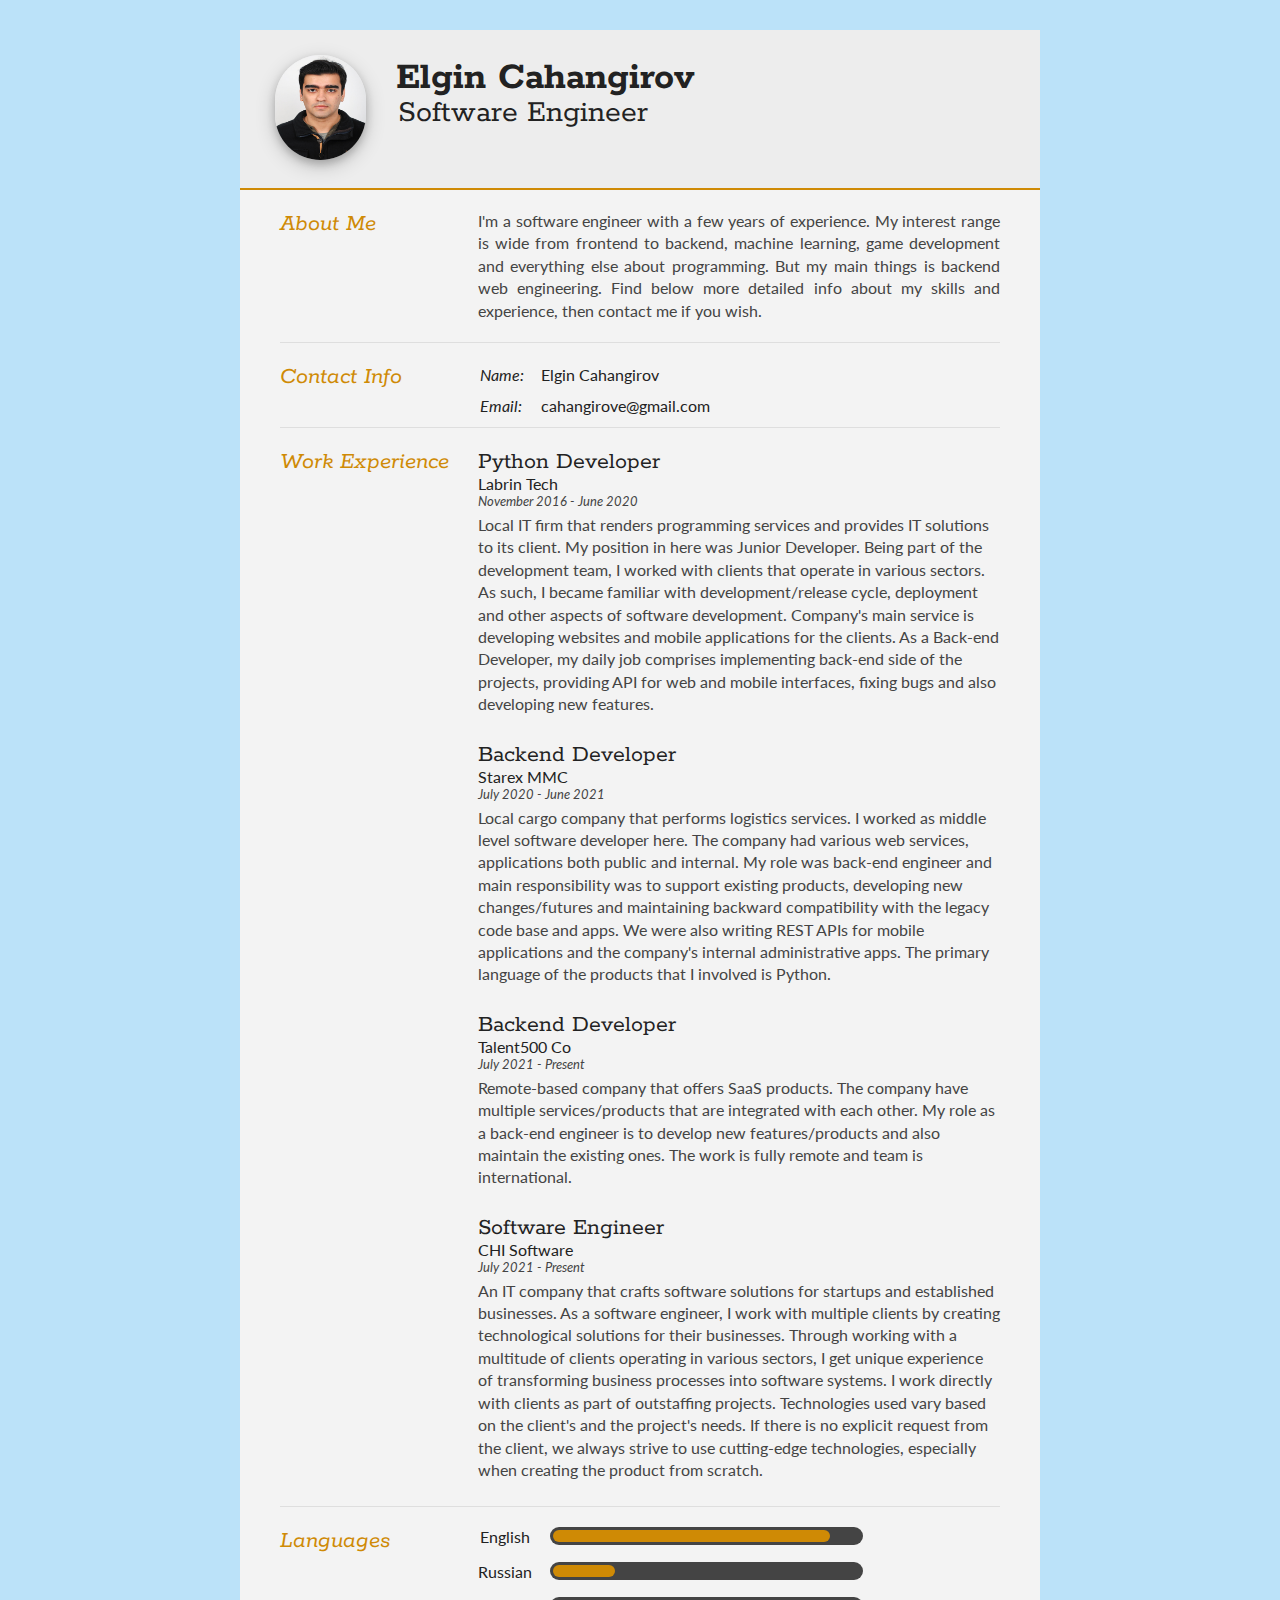
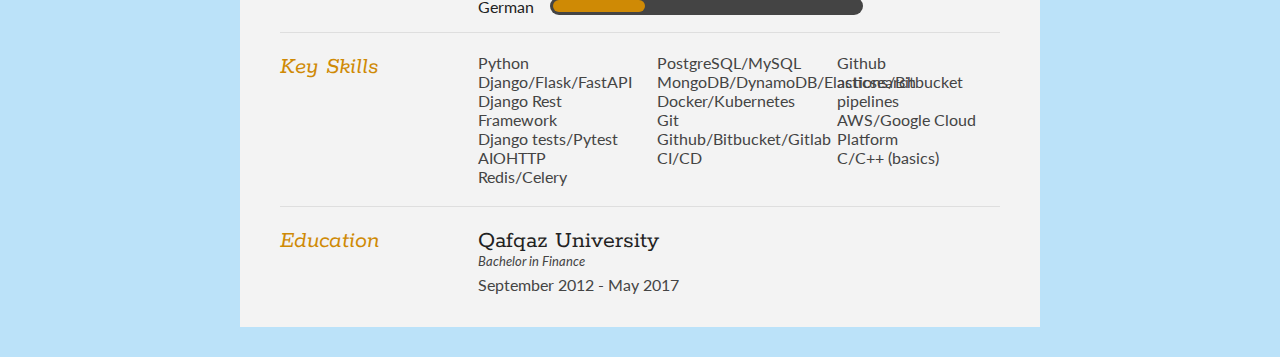
<file: index.html>
<!DOCTYPE html>
<html>
  <head>
    <title>Elgin Cahangirov</title>

    <meta name="viewport" content="width=device-width" />
    <meta name="description" content="Personal resume of Elgin Cahangirov" />
    <meta charset="UTF-8" />

    <link type="text/css" href="/style.css" rel="stylesheet" />
    <link
      href="http://fonts.googleapis.com/css?family=Rokkitt:400,700|Lato:400,300"
      rel="stylesheet"
      type="text/css"
    />
  </head>
  <body id="top">
    <div id="cv" class="instaFade">
      <div class="mainDetails">
        <div id="headshot" class="quickFade">
          <img src="/headshot.jpg" alt="Elgin Cahangirov" />
        </div>

        <div id="name">
          <h1 class="quickFade delayTwo">Elgin Cahangirov</h1>
          <h2 class="quickFade delayThree">Software Engineer</h2>
        </div>

        <div class="clear"></div>
      </div>

      <div id="mainArea" class="quickFade delayFive">
        <section>
          <article>
            <div class="sectionTitle">
              <h1>About Me</h1>
            </div>

            <div class="sectionContent">
              <p class="aboutme">
                I'm a software engineer with a few years of experience. My
                interest range is wide from frontend to backend, machine
                learning, game development and everything else about
                programming. But my main things is backend web engineering. Find
                below more detailed info about my skills and experience, then
                contact me if you wish.
              </p>
            </div>
          </article>
          <div class="clear"></div>
        </section>

        <section>
          <article>
            <div class="sectionTitle">
              <h1>Contact Info</h1>
            </div>

            <div class="sectionContent">
              <table class="langTable">
                <tr>
                  <td class="infoTitle">Name:</td>
                  <td>Elgin Cahangirov</td>
                </tr>
                <tr>
                  <td class="infoTitle">Email:</td>
                  <td>cahangirove@gmail.com</td>
                </tr>
              </table>
            </div>
          </article>
          <div class="clear"></div>
        </section>

        <section>
          <div class="sectionTitle">
            <h1>Work Experience</h1>
          </div>

          <div class="sectionContent">
            <article class="sectionJob">
              <h2>Python Developer</h2>
              <h3>Labrin Tech</h3>
              <p class="subDetails">November 2016 - June 2020</p>
              <p class="jobDesc">
                Local IT firm that renders programming services and provides IT
                solutions to its client. My position in here was Junior
                Developer. Being part of the development team, I worked with
                clients that operate in various sectors. As such, I became
                familiar with development/release cycle, deployment and other
                aspects of software development. Company's main service is
                developing websites and mobile applications for the clients. As
                a Back-end Developer, my daily job comprises implementing
                back-end side of the projects, providing API for web and mobile
                interfaces, fixing bugs and also developing new features.
              </p>
            </article>

            <article class="sectionJob">
              <h2>Backend Developer</h2>
              <h3>Starex MMC</h3>
              <p class="subDetails">July 2020 - June 2021</p>
              <p class="jobDesc">
                Local cargo company that performs logistics services. I worked
                as middle level software developer here. The company had various
                web services, applications both public and internal. My role was
                back-end engineer and main responsibility was to support
                existing products, developing new changes/futures and
                maintaining backward compatibility with the legacy code base and
                apps. We were also writing REST APIs for mobile applications and
                the company's internal administrative apps. The primary language
                of the products that I involved is Python.
              </p>
            </article>

            <article class="sectionJob">
              <h2>Backend Developer</h2>
              <h3>Talent500 Co</h3>
              <p class="subDetails">July 2021 - Present</p>
              <p class="jobDesc">
                Remote-based company that offers SaaS products. The company have
                multiple services/products that are integrated with each other.
                My role as a back-end engineer is to develop new
                features/products and also maintain the existing ones. The work
                is fully remote and team is international.
              </p>
            </article>

            <article class="sectionJob">
              <h2>Software Engineer</h2>
              <h3>CHI Software</h3>
              <p class="subDetails">July 2021 - Present</p>
              <p class="jobDesc">
                An IT company that crafts software solutions for startups and
                established businesses. As a software engineer, I work with
                multiple clients by creating technological solutions for their
                businesses. Through working with a multitude of clients
                operating in various sectors, I get unique experience of
                transforming business processes into software systems. I work
                directly with clients as part of outstaffing projects.
                Technologies used vary based on the client's and the project's
                needs. If there is no explicit request from the client, we
                always strive to use cutting-edge technologies, especially when
                creating the product from scratch.
              </p>
            </article>
          </div>
          <div class="clear"></div>
        </section>

        <section>
          <div class="sectionTitle">
            <h1>Languages</h1>
          </div>

          <div class="sectionContent">
            <div class="langContainer">
              <div class="langName">English</div>
              <div class="langProgress">
                <div class="progressBar">
                  <div id="langEng"></div>
                </div>
              </div>
            </div>
            <div class="langContainer">
              <div class="langName">Russian</div>
              <div class="langProgress">
                <div class="progressBar">
                  <div id="langRus"></div>
                </div>
              </div>
            </div>
            <div class="langContainer">
              <div class="langName">German</div>
              <div class="langProgress">
                <div class="progressBar">
                  <div id="langDeu"></div>
                </div>
              </div>
            </div>
          </div>
          <div class="clear"></div>
        </section>

        <section>
          <div class="sectionTitle">
            <h1>Key Skills</h1>
          </div>

          <div class="sectionContent">
            <ul class="keySkills">
              <li>Python</li>
              <li>Django/Flask/FastAPI</li>
              <li>Django Rest Framework</li>
              <li>Django tests/Pytest</li>
              <li>AIOHTTP</li>
              <li>Redis/Celery</li>
              <li>PostgreSQL/MySQL</li>
              <li>MongoDB/DynamoDB/Elasticsearch</li>
              <li>Docker/Kubernetes</li>
              <li>Git</li>
              <li>Github/Bitbucket/Gitlab</li>
              <li>CI/CD</li>
              <li>Github actions/Bitbucket pipelines</li>
              <li>AWS/Google Cloud Platform</li>
              <li>C/C++ (basics)</li>
            </ul>
          </div>
          <div class="clear"></div>
        </section>

        <section>
          <div class="sectionTitle">
            <h1>Education</h1>
          </div>

          <div class="sectionContent">
            <article>
              <h2>Qafqaz University</h2>
              <p class="subDetails">Bachelor in Finance</p>
              <p>September 2012 - May 2017</p>
            </article>
          </div>
          <div class="clear"></div>
        </section>
      </div>
    </div>
  </body>
</html>
</file>
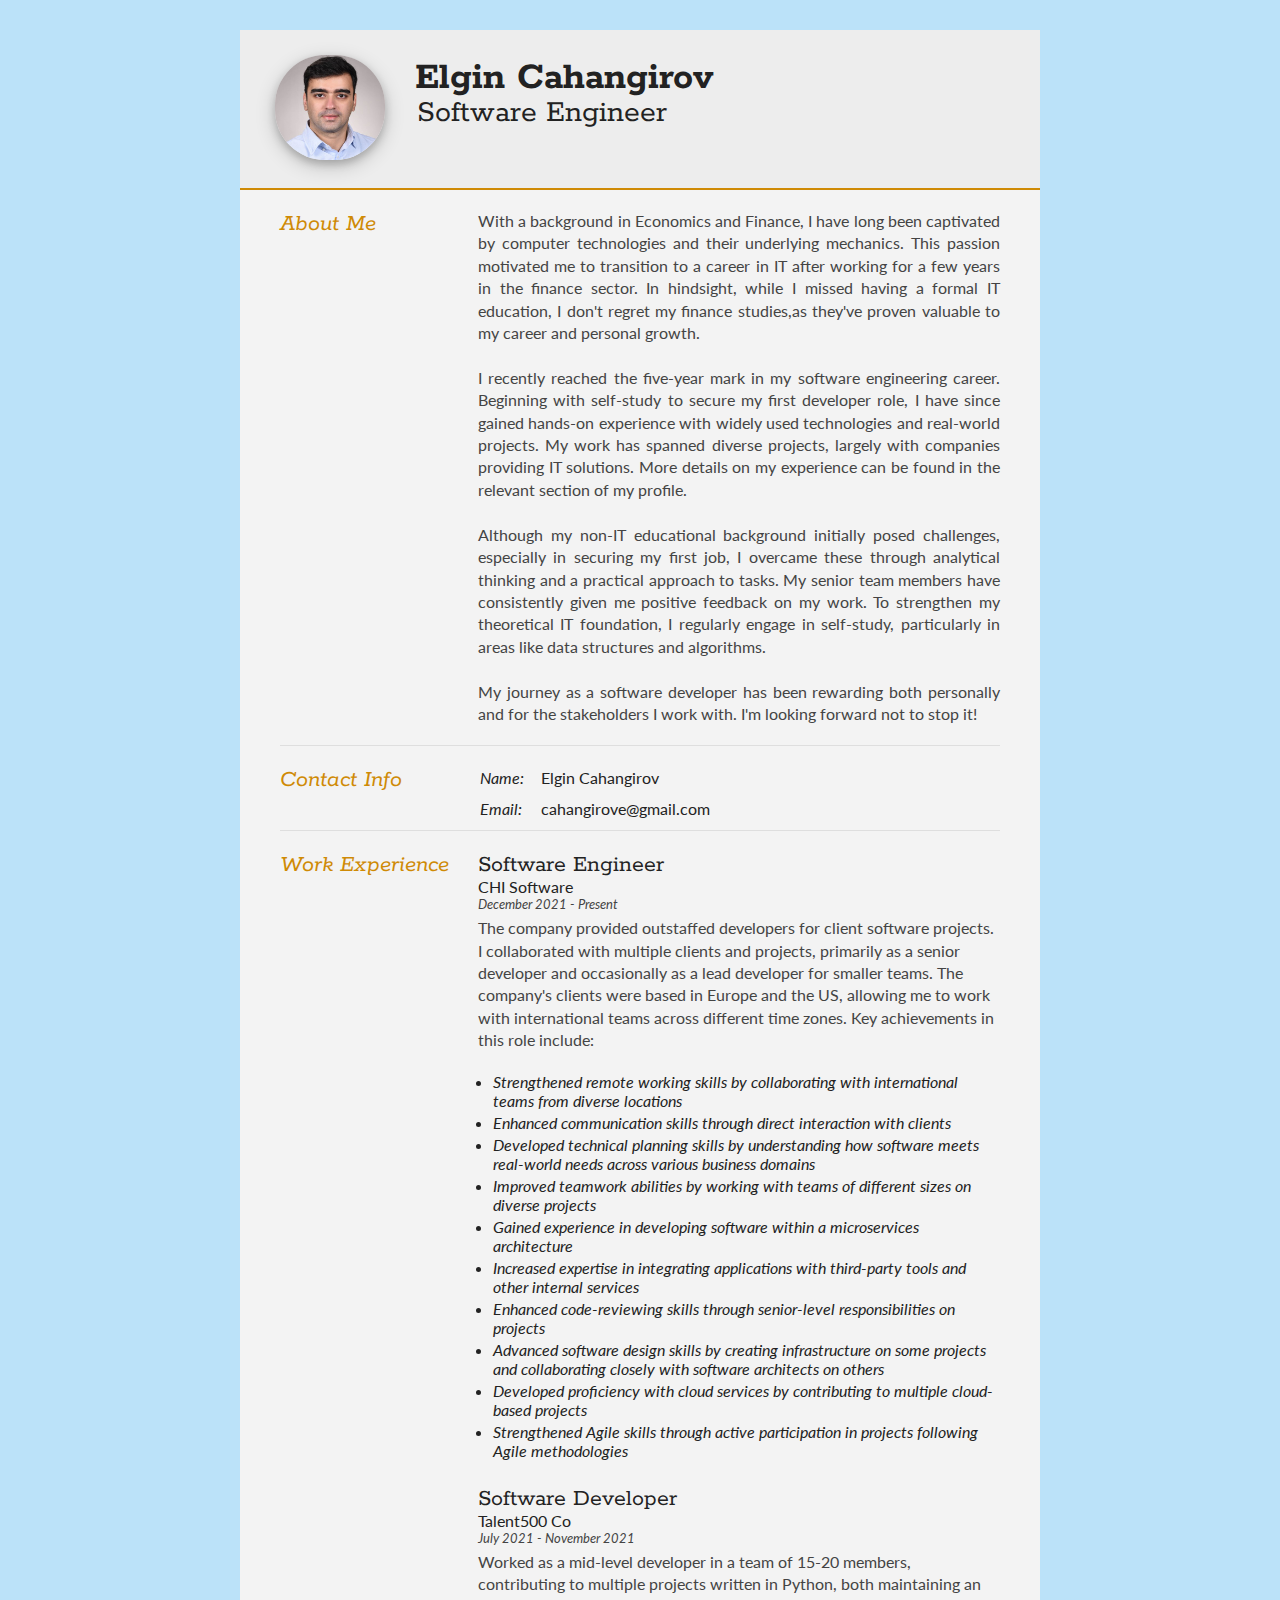
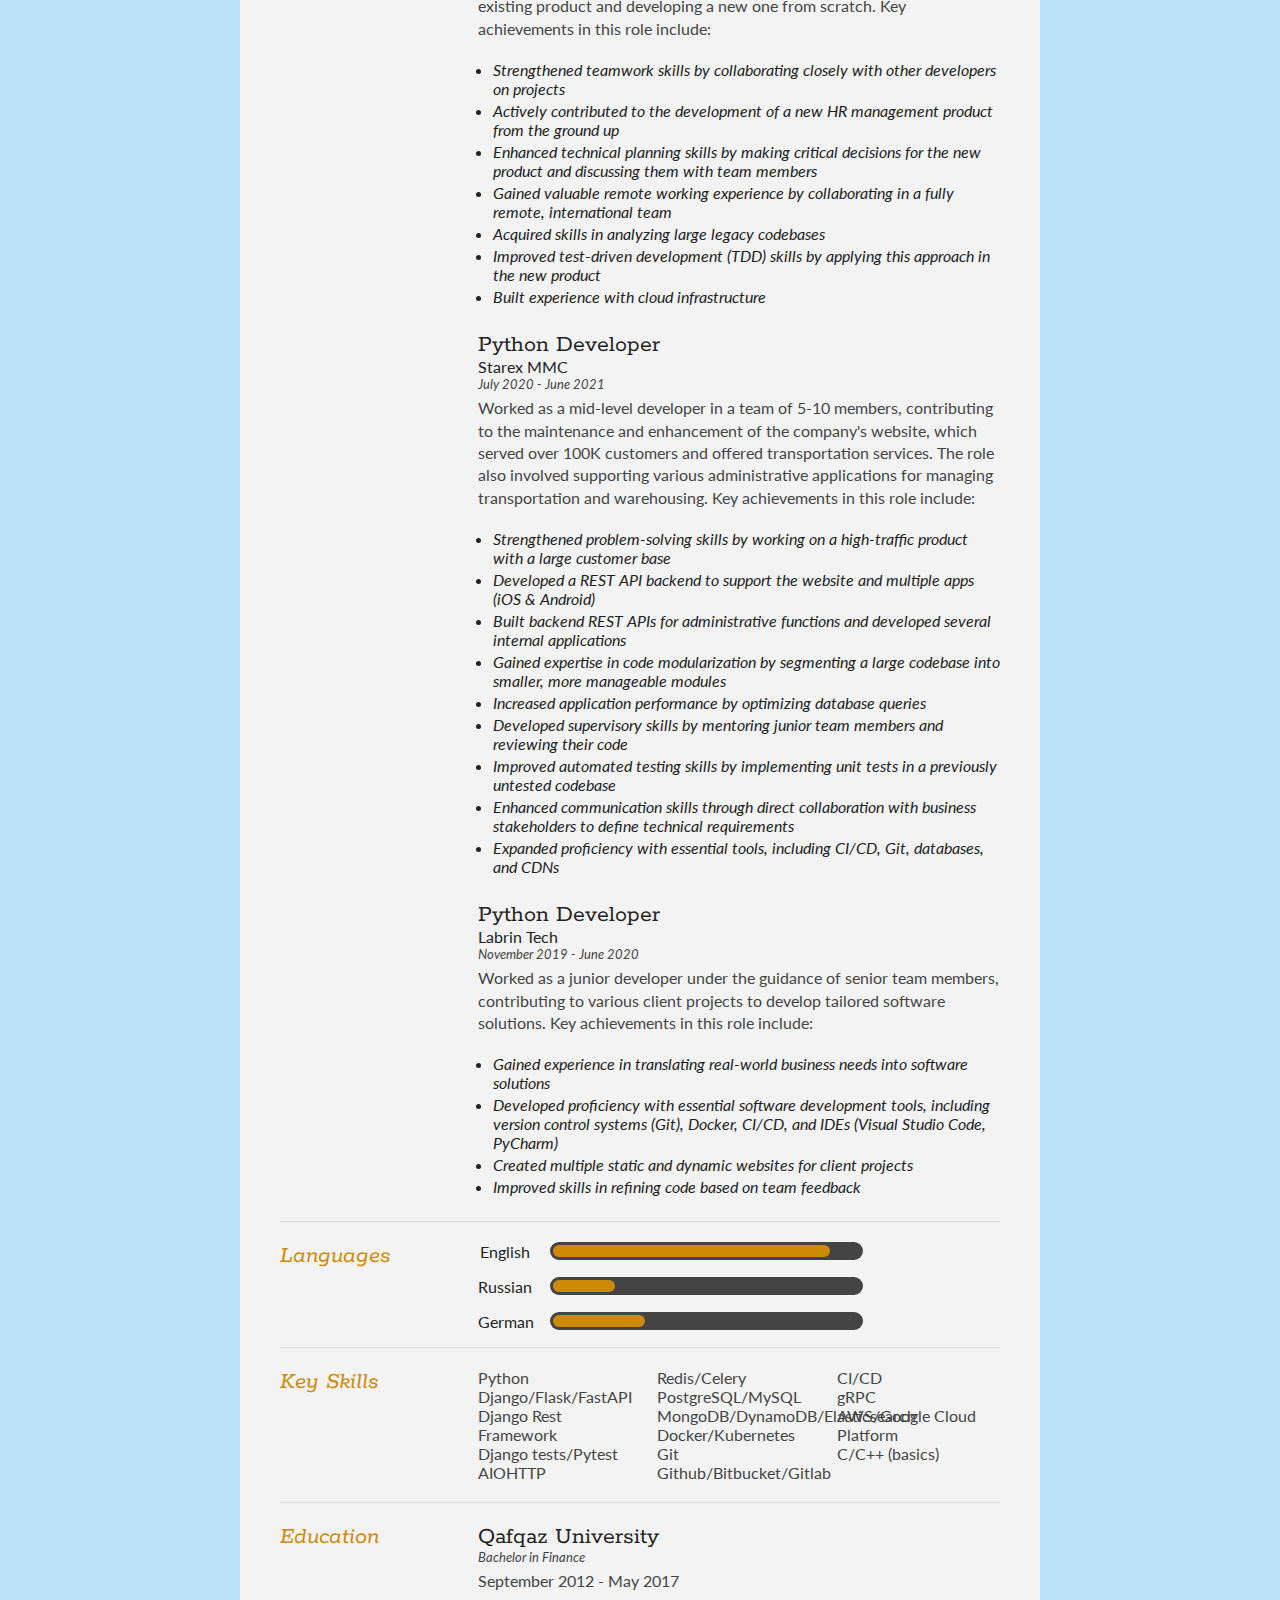
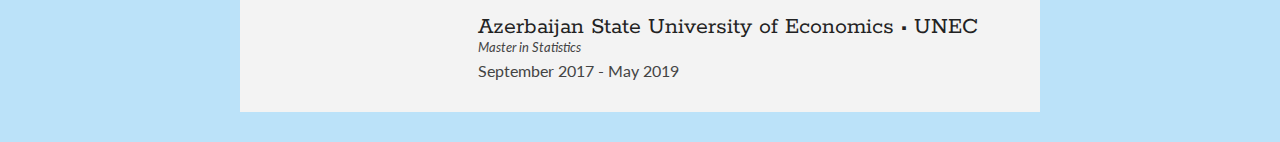
<file: src/index.html>
<!DOCTYPE html>
<html>
  <head>
    <title>Elgin Cahangirov</title>

    <meta name="viewport" content="width=device-width" />
    <meta name="description" content="Personal resume of Elgin Cahangirov" />
    <meta charset="UTF-8" />

    <link type="text/css" href="./style.css" rel="stylesheet" />
    <link
      href="https://fonts.googleapis.com/css?family=Rokkitt:400,700|Lato:400,300"
      rel="stylesheet"
      type="text/css"
    />
  </head>
  <body id="top">
    <div id="cv" class="instaFade">
      <div class="mainDetails">
        <div id="headshot" class="quickFade">
          <img src="./headshot.jpg" alt="Elgin Cahangirov" />
        </div>

        <div id="name">
          <h1 class="quickFade delayTwo">Elgin Cahangirov</h1>
          <h2 class="quickFade delayThree">Software Engineer</h2>
        </div>

        <div class="clear"></div>
      </div>

      <div id="mainArea" class="quickFade delayFive">
        <section>
          <article>
            <div class="sectionTitle">
              <h1>About Me</h1>
            </div>

            <div class="sectionContent">
              <p class="aboutme">
                With a background in Economics and Finance, I have long been captivated by computer technologies and their
                underlying mechanics. This passion motivated me to transition to a career in IT after working for a few
                years in the finance sector. In hindsight, while I missed having a formal IT education, I don't regret my
                finance studies,as they've proven valuable to my career and personal growth.
                <br><br>
                I recently reached the five-year mark in my software engineering career. Beginning with self-study to secure
                my first developer role, I have since gained hands-on experience with widely used technologies and real-world
                projects. My work has spanned diverse projects, largely with companies providing IT solutions. More details
                on my experience can be found in the relevant section of my profile.
                <br><br>
                Although my non-IT educational background initially posed challenges, especially in securing my first job,
                I overcame these through analytical thinking and a practical approach to tasks. My senior team members have
                consistently given me positive feedback on my work. To strengthen my theoretical IT foundation, I regularly
                engage in self-study, particularly in areas like data structures and algorithms.
                <br><br>
                My journey as a software developer has been rewarding both personally and for the stakeholders I work with.
                I'm looking forward not to stop it!
              </p>
            </div>
          </article>
          <div class="clear"></div>
        </section>

        <section>
          <article>
            <div class="sectionTitle">
              <h1>Contact Info</h1>
            </div>

            <div class="sectionContent">
              <table class="langTable">
                <tr>
                  <td class="infoTitle">Name:</td>
                  <td>Elgin Cahangirov</td>
                </tr>
                <tr>
                  <td class="infoTitle">Email:</td>
                  <td>cahangirove@gmail.com</td>
                </tr>
              </table>
            </div>
          </article>
          <div class="clear"></div>
        </section>

        <section>
          <div class="sectionTitle">
            <h1>Work Experience</h1>
          </div>

          <div class="sectionContent">

            <article class="sectionJob">
              <h2>Software Engineer</h2>
              <h3>CHI Software</h3>
              <p class="subDetails">December 2021 - Present</p>
              <div class="jobDesc">
                <p>
                  The company provided outstaffed developers for client software projects. I collaborated with multiple
                  clients and projects, primarily as a senior developer and occasionally as a lead developer for smaller
                  teams. The company's clients were based in Europe and the US, allowing me to work with international teams
                  across different time zones. Key achievements in this role include:

                  <ul>
                    <li>Strengthened remote working skills by collaborating with international teams from diverse locations</li>
                    <li>Enhanced communication skills through direct interaction with clients</li>
                    <li>Developed technical planning skills by understanding how software meets real-world needs across various business domains</li>
                    <li>Improved teamwork abilities by working with teams of different sizes on diverse projects</li>
                    <li>Gained experience in developing software within a microservices architecture</li>
                    <li>Increased expertise in integrating applications with third-party tools and other internal services</li>
                    <li>Enhanced code-reviewing skills through senior-level responsibilities on projects</li>
                    <li>Advanced software design skills by creating infrastructure on some projects and collaborating closely with software architects on others</li>
                    <li>Developed proficiency with cloud services by contributing to multiple cloud-based projects</li>
                    <li>Strengthened Agile skills through active participation in projects following Agile methodologies</li>
                  </ul>
                </p>
              </div>
            </article>

            <article class="sectionJob">
              <h2>Software Developer</h2>
              <h3>Talent500 Co</h3>
              <p class="subDetails">July 2021 - November 2021</p>
              <div class="jobDesc">
                <p>
                  Worked as a mid-level developer in a team of 15-20 members, contributing to multiple projects written
                  in Python, both maintaining an existing product and developing a new one from scratch. Key achievements
                  in this role include:

                  <ul>
                    <li>Strengthened teamwork skills by collaborating closely with other developers on projects</li>
                    <li>Actively contributed to the development of a new HR management product from the ground up</li>
                    <li>Enhanced technical planning skills by making critical decisions for the new product and discussing them with team members</li>
                    <li>Gained valuable remote working experience by collaborating in a fully remote, international team</li>
                    <li>Acquired skills in analyzing large legacy codebases</li>
                    <li>Improved test-driven development (TDD) skills by applying this approach in the new product</li>
                    <li>Built experience with cloud infrastructure</li>
                  </ul>
                </p>
              </div>
            </article>

            <article class="sectionJob">
              <h2>Python Developer</h2>
              <h3>Starex MMC</h3>
              <p class="subDetails">July 2020 - June 2021</p>
              <div class="jobDesc">
                <p>
                  Worked as a mid-level developer in a team of 5-10 members, contributing to the maintenance and enhancement
                  of the company's website, which served over 100K customers and offered transportation services. The role
                  also involved supporting various administrative applications for managing transportation and warehousing.
                  Key achievements in this role include:
                </p>

                <ul>
                  <li>Strengthened problem-solving skills by working on a high-traffic product with a large customer base</li>
                  <li>Developed a REST API backend to support the website and multiple apps (iOS & Android)</li>
                  <li>Built backend REST APIs for administrative functions and developed several internal applications</li>
                  <li>Gained expertise in code modularization by segmenting a large codebase into smaller, more manageable modules</li>
                  <li>Increased application performance by optimizing database queries</li>
                  <li>Developed supervisory skills by mentoring junior team members and reviewing their code</li>
                  <li>Improved automated testing skills by implementing unit tests in a previously untested codebase</li>
                  <li>Enhanced communication skills through direct collaboration with business stakeholders to define technical requirements</li>
                  <li>Expanded proficiency with essential tools, including CI/CD, Git, databases, and CDNs</li>
                </ul>
              </div>
            </article>

            <article class="sectionJob">
              <h2>Python Developer</h2>
              <h3>Labrin Tech</h3>
              <p class="subDetails">November 2019 - June 2020</p>
              <div class="jobDesc">
                <p>
                  Worked as a junior developer under the guidance of senior team members, contributing to various client
                  projects to develop tailored software solutions. Key achievements in this role include:
                </p>

                <ul>
                  <li>Gained experience in translating real-world business needs into software solutions</li>
                  <li>Developed proficiency with essential software development tools, including version control systems (Git), Docker, CI/CD, and IDEs (Visual Studio Code, PyCharm)</li>
                  <li>Created multiple static and dynamic websites for client projects</li>
                  <li>Improved skills in refining code based on team feedback</li>
                </ul>
              </div>
            </article>

          </div>
          <div class="clear"></div>
        </section>

        <section>
          <div class="sectionTitle">
            <h1>Languages</h1>
          </div>

          <div class="sectionContent">
            <div class="langContainer">
              <div class="langName">English</div>
              <div class="langProgress">
                <div class="progressBar">
                  <div id="langEng"></div>
                </div>
              </div>
            </div>
            <div class="langContainer">
              <div class="langName">Russian</div>
              <div class="langProgress">
                <div class="progressBar">
                  <div id="langRus"></div>
                </div>
              </div>
            </div>
            <div class="langContainer">
              <div class="langName">German</div>
              <div class="langProgress">
                <div class="progressBar">
                  <div id="langDeu"></div>
                </div>
              </div>
            </div>
          </div>
          <div class="clear"></div>
        </section>

        <section>
          <div class="sectionTitle">
            <h1>Key Skills</h1>
          </div>

          <div class="sectionContent">
            <ul class="keySkills">
              <li>Python</li>
              <li>Django/Flask/FastAPI</li>
              <li>Django Rest Framework</li>
              <li>Django tests/Pytest</li>
              <li>AIOHTTP</li>
              <li>Redis/Celery</li>
              <li>PostgreSQL/MySQL</li>
              <li>MongoDB/DynamoDB/Elasticsearch</li>
              <li>Docker/Kubernetes</li>
              <li>Git</li>
              <li>Github/Bitbucket/Gitlab</li>
              <li>CI/CD</li>
              <li>gRPC</li>
              <li>AWS/Google Cloud Platform</li>
              <li>C/C++ (basics)</li>
            </ul>
          </div>
          <div class="clear"></div>
        </section>

        <section>
          <div class="sectionTitle">
            <h1>Education</h1>
          </div>

          <div class="sectionContent">
            <article>
              <h2>Qafqaz University</h2>
              <p class="subDetails">Bachelor in Finance</p>
              <p>September 2012 - May 2017</p>
            </article>
            <article>
              <h2>Azerbaijan State University of Economics • UNEC</h2>
              <p class="subDetails">Master in Statistics</p>
              <p>September 2017 - May 2019  </p>
            </article>
          </div>
          <div class="clear"></div>
        </section>
      </div>
    </div>
  </body>
</html>
</file>
<file: style.css>
html,
body,
div,
span,
object,
iframe,
h1,
h2,
h3,
h4,
h5,
h6,
p,
blockquote,
pre,
abbr,
address,
cite,
code,
del,
dfn,
em,
img,
ins,
kbd,
q,
samp,
small,
strong,
sub,
sup,
var,
b,
i,
dl,
dt,
dd,
ol,
ul,
li,
fieldset,
form,
label,
legend,
table,
caption,
tbody,
tfoot,
thead,
tr,
th,
td,
article,
aside,
canvas,
details,
figcaption,
figure,
footer,
header,
hgroup,
menu,
nav,
section,
summary,
time,
mark,
audio,
video {
  border: 0;
  font: inherit;
  font-size: 100%;
  margin: 0;
  padding: 0;
  vertical-align: baseline;
}

article,
aside,
details,
figcaption,
figure,
footer,
header,
hgroup,
menu,
nav,
section {
  display: block;
}

html,
body {
  background: #bbe2f9;
  font-family: "Lato", helvetica, arial, sans-serif;
  font-size: 16px;
  color: #222;
}

.clear {
  clear: both;
}

p {
  font-size: 1em;
  line-height: 1.4em;
  margin-bottom: 20px;
  color: #444;
}

#cv {
  width: 90%;
  max-width: 800px;
  background: #f3f3f3;
  margin: 30px auto;
}

.mainDetails {
  padding: 25px 35px;
  border-bottom: 2px solid #cf8a05;
  background: #ededed;
}

#name h1 {
  font-size: 2.5em;
  font-weight: 700;
  font-family: "Rokkitt", Helvetica, Arial, sans-serif;
  margin-bottom: -6px;
}

#name h2 {
  font-size: 2em;
  margin-left: 2px;
  font-family: "Rokkitt", Helvetica, Arial, sans-serif;
}

#mainArea {
  padding: 0 40px;
}

#headshot {
  width: 12.5%;
  float: left;
  margin-right: 30px;
}

#headshot img {
  width: 100%;
  height: 105px;
  -webkit-border-radius: 50px;
  border-radius: 50px;
  box-shadow: 0 4px 8px 0 rgba(0, 0, 0, 0.2), 0 6px 20px 0 rgba(0, 0, 0, 0.19);
}

#name {
  float: left;
}

#contactDetails {
  float: right;
}

#contactDetails ul {
  list-style-type: none;
  font-size: 0.9em;
  margin-top: 2px;
}

#contactDetails ul li {
  margin-bottom: 3px;
  color: #444;
}

#contactDetails ul li a,
a[href^="tel"] {
  color: #444;
  text-decoration: none;
  -webkit-transition: all 0.3s ease-in;
  -moz-transition: all 0.3s ease-in;
  -o-transition: all 0.3s ease-in;
  -ms-transition: all 0.3s ease-in;
  transition: all 0.3s ease-in;
}

#contactDetails ul li a:hover {
  color: #cf8a05;
}

section {
  border-top: 1px solid #dedede;
  padding: 20px 0 0;
}

section:first-child {
  border-top: 0;
}

section:last-child {
  padding: 20px 0 10px;
}

.sectionTitle {
  float: left;
  text-align: left;
  width: 25%;
}

.sectionContent {
  float: right;
  width: 72.5%;
}

.sectionTitle h1 {
  font-family: "Rokkitt", Helvetica, Arial, sans-serif;
  font-style: italic;
  font-size: 1.5em;
  color: #cf8a05;
}

.sectionContent h2 {
  font-family: "Rokkitt", Helvetica, Arial, sans-serif;
  font-size: 1.5em;
  margin-bottom: -2px;
}

.subDetails {
  font-size: 0.8em;
  font-style: italic;
  margin-bottom: 3px;
}

.keySkills {
  list-style-type: none;
  -moz-column-count: 3;
  -webkit-column-count: 3;
  column-count: 3;
  margin-bottom: 20px;
  font-size: 1em;
  color: #444;
}

.keySkills ul li {
  margin-bottom: 3px;
}

.infoTitle {
  /* text-align: left; */
  font-style: italic;
  padding-bottom: 10px;
  padding-right: 15px;
}

.jobDesc {
  list-style-type: none;
}

.jobDesc li {
  margin-bottom: 10px;
  font-style: italic;
}

.sectionJob {
  margin-bottom: 25px;
}

.progressBar {
  background-color: #444444;
  border-radius: 10px;
  padding: 3px;
}

.progressBar div {
  background-color: #cf8a05;
  /* width: 40%; */
  height: 12px;
  border-radius: 10px;
}

.progressBar #langEng {
  width: 90%;
}

.progressBar #langRus {
  width: 20%;
}

.progressBar #langDeu {
  width: 30%;
}

.langContainer {
  height: 15px;
  margin-bottom: 20px;
}

.langName {
  float: left;
  width: 10%;
  text-align: right;
  padding-right: 20px;
}

.langProgress {
  float: left;
  width: 60%;
}

.text-bold {
  font-weight: bold;
}

@media all and (min-width: 602px) and (max-width: 800px) {
  #headshot {
    display: none;
  }

  .keySkills {
    -moz-column-count: 2;
    -webkit-column-count: 2;
    column-count: 2;
  }
}

@media all and (max-width: 601px) {
  #cv {
    width: 95%;
    margin: 10px auto;
    min-width: 280px;
  }

  #headshot {
    display: none;
  }

  #name,
  #contactDetails {
    float: none;
    width: 100%;
    text-align: center;
  }

  .sectionTitle,
  .sectionContent {
    float: none;
    width: 100%;
  }

  .sectionTitle {
    margin-left: -2px;
    font-size: 1.25em;
  }

  .keySkills {
    -moz-column-count: 2;
    -webkit-column-count: 2;
    column-count: 2;
  }
}

@media all and (max-width: 480px) {
  .mainDetails {
    padding: 15px 15px;
  }

  section {
    padding: 15px 0 0;
  }

  #mainArea {
    padding: 0 25px;
  }

  .keySkills {
    -moz-column-count: 1;
    -webkit-column-count: 1;
    column-count: 1;
  }

  .langName {
    width: 10%;
    padding-right: 30px;
  }

  .langProgress {
    float: left;
    width: 75%;
  }

  #name h1 {
    line-height: 0.8em;
    margin-bottom: 4px;
  }
}

@media print {
  #cv {
    width: 100%;
  }
}

@-webkit-keyframes reset {
  0% {
    opacity: 0;
  }
  100% {
    opacity: 0;
  }
}

@-webkit-keyframes fade-in {
  0% {
    opacity: 0;
  }
  40% {
    opacity: 0;
  }
  100% {
    opacity: 1;
  }
}

@-moz-keyframes reset {
  0% {
    opacity: 0;
  }
  100% {
    opacity: 0;
  }
}

@-moz-keyframes fade-in {
  0% {
    opacity: 0;
  }
  40% {
    opacity: 0;
  }
  100% {
    opacity: 1;
  }
}

@keyframes reset {
  0% {
    opacity: 0;
  }
  100% {
    opacity: 0;
  }
}

@keyframes fade-in {
  0% {
    opacity: 0;
  }
  40% {
    opacity: 0;
  }
  100% {
    opacity: 1;
  }
}

.instaFade {
  -webkit-animation-name: reset, fade-in;
  -webkit-animation-duration: 1s;
  -webkit-animation-timing-function: ease-in;

  -moz-animation-name: reset, fade-in;
  -moz-animation-duration: 1s;
  -moz-animation-timing-function: ease-in;

  animation-name: reset, fade-in;
  animation-duration: 1s;
  animation-timing-function: ease-in;
}

.quickFade {
  -webkit-animation-name: reset, fade-in;
  -webkit-animation-duration: 2.5s;
  -webkit-animation-timing-function: ease-in;

  -moz-animation-name: reset, fade-in;
  -moz-animation-duration: 2.5s;
  -moz-animation-timing-function: ease-in;

  animation-name: reset, fade-in;
  animation-duration: 2.5s;
  animation-timing-function: ease-in;
}

.delayOne {
  -webkit-animation-delay: 0, 0.5s;
  -moz-animation-delay: 0, 0.5s;
  animation-delay: 0, 0.5s;
}

.delayTwo {
  -webkit-animation-delay: 0, 1s;
  -moz-animation-delay: 0, 1s;
  animation-delay: 0, 1s;
}

.delayThree {
  -webkit-animation-delay: 0, 1.5s;
  -moz-animation-delay: 0, 1.5s;
  animation-delay: 0, 1.5s;
}

.delayFour {
  -webkit-animation-delay: 0, 2s;
  -moz-animation-delay: 0, 2s;
  animation-delay: 0, 2s;
}

.delayFive {
  -webkit-animation-delay: 0, 2.5s;
  -moz-animation-delay: 0, 2.5s;
  animation-delay: 0, 2.5s;
}

.aboutme {
  text-align: justify;
  text-justify: inter-word;
}
</file>
<file: src/style.css>
html,
body,
div,
span,
object,
iframe,
h1,
h2,
h3,
h4,
h5,
h6,
p,
blockquote,
pre,
abbr,
address,
cite,
code,
del,
dfn,
em,
img,
ins,
kbd,
q,
samp,
small,
strong,
sub,
sup,
var,
b,
i,
dl,
dt,
dd,
ol,
ul,
li,
fieldset,
form,
label,
legend,
table,
caption,
tbody,
tfoot,
thead,
tr,
th,
td,
article,
aside,
canvas,
details,
figcaption,
figure,
footer,
header,
hgroup,
menu,
nav,
section,
summary,
time,
mark,
audio,
video {
  border: 0;
  font: inherit;
  font-size: 100%;
  margin: 0;
  padding: 0;
  vertical-align: baseline;
}

article,
aside,
details,
figcaption,
figure,
footer,
header,
hgroup,
menu,
nav,
section {
  display: block;
}

html,
body {
  background: #bbe2f9;
  font-family: "Lato", helvetica, arial, sans-serif;
  font-size: 16px;
  color: #222;
}

.clear {
  clear: both;
}

p {
  font-size: 1em;
  line-height: 1.4em;
  margin-bottom: 20px;
  color: #444;
}

#cv {
  width: 90%;
  max-width: 800px;
  background: #f3f3f3;
  margin: 30px auto;
}

.mainDetails {
  padding: 25px 35px;
  border-bottom: 2px solid #cf8a05;
  background: #ededed;
}

#name h1 {
  font-size: 2.5em;
  font-weight: 700;
  font-family: "Rokkitt", Helvetica, Arial, sans-serif;
  margin-bottom: -6px;
}

#name h2 {
  font-size: 2em;
  margin-left: 2px;
  font-family: "Rokkitt", Helvetica, Arial, sans-serif;
}

#mainArea {
  padding: 0 40px;
}

#headshot {
  width: 15%;
  float: left;
  margin-right: 30px;
}

#headshot img {
  width: 100%;
  height: 105px;
  -webkit-border-radius: 50px;
  border-radius: 50px;
  box-shadow: 0 4px 8px 0 rgba(0, 0, 0, 0.2), 0 6px 20px 0 rgba(0, 0, 0, 0.19);
}

#name {
  float: left;
}

#contactDetails {
  float: right;
}

#contactDetails ul {
  list-style-type: none;
  font-size: 0.9em;
  margin-top: 2px;
}

#contactDetails ul li {
  margin-bottom: 3px;
  color: #444;
}

#contactDetails ul li a,
a[href^="tel"] {
  color: #444;
  text-decoration: none;
  -webkit-transition: all 0.3s ease-in;
  -moz-transition: all 0.3s ease-in;
  -o-transition: all 0.3s ease-in;
  -ms-transition: all 0.3s ease-in;
  transition: all 0.3s ease-in;
}

#contactDetails ul li a:hover {
  color: #cf8a05;
}

section {
  border-top: 1px solid #dedede;
  padding: 20px 0 0;
}

section:first-child {
  border-top: 0;
}

section:last-child {
  padding: 20px 0 10px;
}

.sectionTitle {
  float: left;
  text-align: left;
  width: 25%;
}

.sectionContent {
  float: right;
  width: 72.5%;
}

.sectionTitle h1 {
  font-family: "Rokkitt", Helvetica, Arial, sans-serif;
  font-style: italic;
  font-size: 1.5em;
  color: #cf8a05;
}

.sectionContent h2 {
  font-family: "Rokkitt", Helvetica, Arial, sans-serif;
  font-size: 1.5em;
  margin-bottom: -2px;
}

.subDetails {
  font-size: 0.8em;
  font-style: italic;
  margin-bottom: 3px;
}

.keySkills {
  list-style-type: none;
  -moz-column-count: 3;
  -webkit-column-count: 3;
  column-count: 3;
  margin-bottom: 20px;
  font-size: 1em;
  color: #444;
}

.keySkills ul li {
  margin-bottom: 3px;
}

.infoTitle {
  /* text-align: left; */
  font-style: italic;
  padding-bottom: 10px;
  padding-right: 15px;
}

.jobDesc {
  list-style-type: none;
}

.jobDesc li {
  margin-left: 15px;
  margin-bottom: 3px;
  font-style: italic;
}

.sectionJob {
  margin-bottom: 25px;
}

.progressBar {
  background-color: #444444;
  border-radius: 10px;
  padding: 3px;
}

.progressBar div {
  background-color: #cf8a05;
  /* width: 40%; */
  height: 12px;
  border-radius: 10px;
}

.progressBar #langEng {
  width: 90%;
}

.progressBar #langRus {
  width: 20%;
}

.progressBar #langDeu {
  width: 30%;
}

.langContainer {
  height: 15px;
  margin-bottom: 20px;
}

.langName {
  float: left;
  width: 10%;
  text-align: right;
  padding-right: 20px;
}

.langProgress {
  float: left;
  width: 60%;
}

.text-bold {
  font-weight: bold;
}

@media all and (min-width: 602px) and (max-width: 800px) {
  #headshot {
    display: none;
  }

  .keySkills {
    -moz-column-count: 2;
    -webkit-column-count: 2;
    column-count: 2;
  }
}

@media all and (max-width: 601px) {
  #cv {
    width: 95%;
    margin: 10px auto;
    min-width: 280px;
  }

  #headshot {
    display: none;
  }

  #name,
  #contactDetails {
    float: none;
    width: 100%;
    text-align: center;
  }

  .sectionTitle,
  .sectionContent {
    float: none;
    width: 100%;
  }

  .sectionTitle {
    margin-left: -2px;
    font-size: 1.25em;
  }

  .keySkills {
    -moz-column-count: 2;
    -webkit-column-count: 2;
    column-count: 2;
  }
}

@media all and (max-width: 480px) {
  .mainDetails {
    padding: 15px 15px;
  }

  section {
    padding: 15px 0 0;
  }

  #mainArea {
    padding: 0 25px;
  }

  .keySkills {
    -moz-column-count: 1;
    -webkit-column-count: 1;
    column-count: 1;
  }

  .langName {
    width: 10%;
    padding-right: 30px;
  }

  .langProgress {
    float: left;
    width: 75%;
  }

  #name h1 {
    line-height: 0.8em;
    margin-bottom: 4px;
  }
}

@media print {
  #cv {
    width: 100%;
  }
}

@-webkit-keyframes reset {
  0% {
    opacity: 0;
  }
  100% {
    opacity: 0;
  }
}

@-webkit-keyframes fade-in {
  0% {
    opacity: 0;
  }
  40% {
    opacity: 0;
  }
  100% {
    opacity: 1;
  }
}

@-moz-keyframes reset {
  0% {
    opacity: 0;
  }
  100% {
    opacity: 0;
  }
}

@-moz-keyframes fade-in {
  0% {
    opacity: 0;
  }
  40% {
    opacity: 0;
  }
  100% {
    opacity: 1;
  }
}

@keyframes reset {
  0% {
    opacity: 0;
  }
  100% {
    opacity: 0;
  }
}

@keyframes fade-in {
  0% {
    opacity: 0;
  }
  40% {
    opacity: 0;
  }
  100% {
    opacity: 1;
  }
}

.instaFade {
  -webkit-animation-name: reset, fade-in;
  -webkit-animation-duration: 1s;
  -webkit-animation-timing-function: ease-in;

  -moz-animation-name: reset, fade-in;
  -moz-animation-duration: 1s;
  -moz-animation-timing-function: ease-in;

  animation-name: reset, fade-in;
  animation-duration: 1s;
  animation-timing-function: ease-in;
}

.quickFade {
  -webkit-animation-name: reset, fade-in;
  -webkit-animation-duration: 2.5s;
  -webkit-animation-timing-function: ease-in;

  -moz-animation-name: reset, fade-in;
  -moz-animation-duration: 2.5s;
  -moz-animation-timing-function: ease-in;

  animation-name: reset, fade-in;
  animation-duration: 2.5s;
  animation-timing-function: ease-in;
}

.delayOne {
  -webkit-animation-delay: 0, 0.5s;
  -moz-animation-delay: 0, 0.5s;
  animation-delay: 0, 0.5s;
}

.delayTwo {
  -webkit-animation-delay: 0, 1s;
  -moz-animation-delay: 0, 1s;
  animation-delay: 0, 1s;
}

.delayThree {
  -webkit-animation-delay: 0, 1.5s;
  -moz-animation-delay: 0, 1.5s;
  animation-delay: 0, 1.5s;
}

.delayFour {
  -webkit-animation-delay: 0, 2s;
  -moz-animation-delay: 0, 2s;
  animation-delay: 0, 2s;
}

.delayFive {
  -webkit-animation-delay: 0, 2.5s;
  -moz-animation-delay: 0, 2.5s;
  animation-delay: 0, 2.5s;
}

.aboutme {
  text-align: justify;
  text-justify: inter-word;
}
</file>
